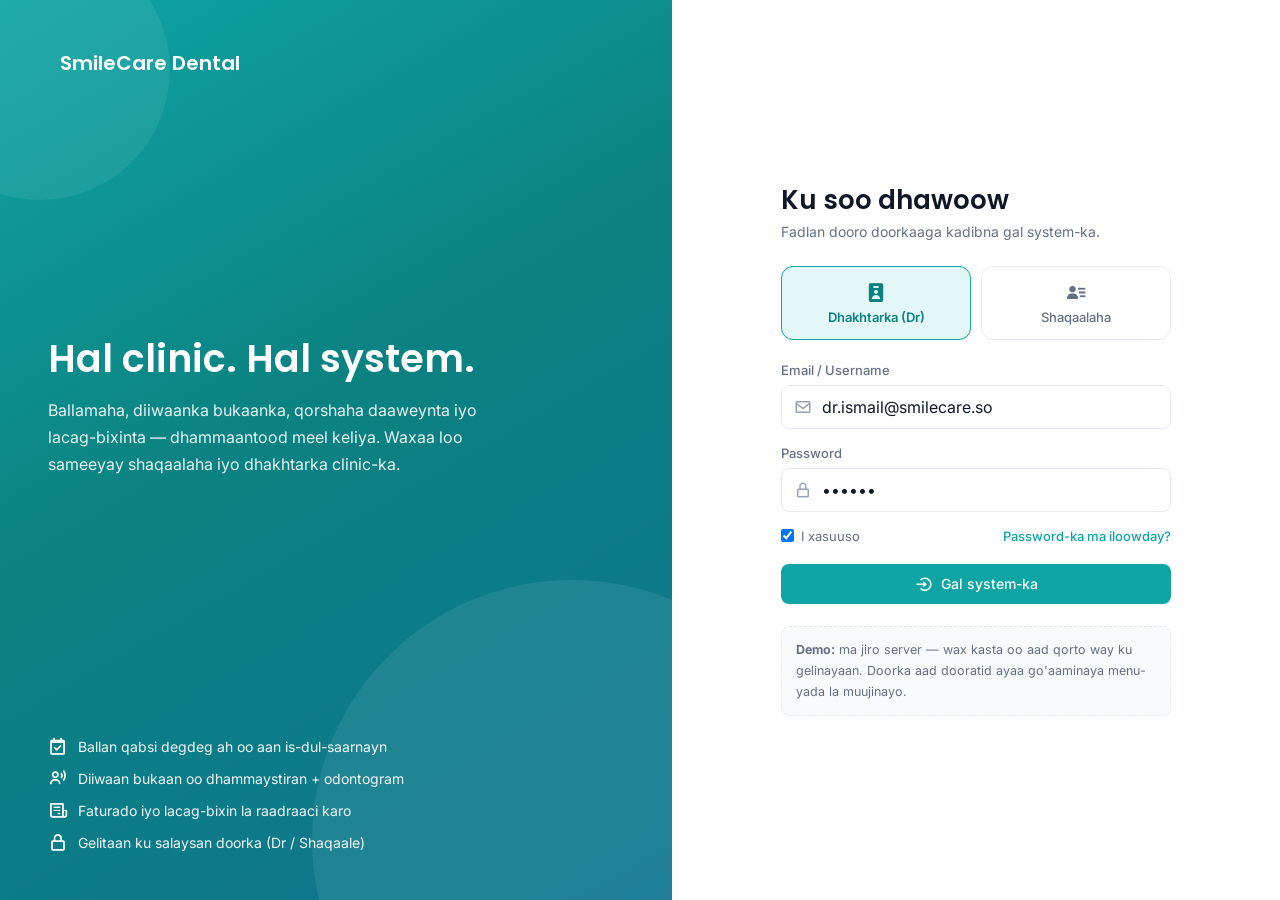
<file: index.html>
<!DOCTYPE html>
<html lang="en">
<head>
	<meta charset="UTF-8">
	<meta name="viewport" content="width=device-width, initial-scale=1.0">
	<meta name="description" content="SmileCare Dental Clinic Management System — staff & doctor workspace.">
	<link href="https://unpkg.com/boxicons@2.1.4/css/boxicons.min.css" rel="stylesheet">
	<link rel="stylesheet" href="assets/css/style.css">
	<title>SmileCare Dental — Sign in</title>
</head>
<body>

<div class="auth">
	<!-- LEFT: brand panel -->
	<aside class="auth__brandside">
		<div class="auth__logo">
			<i class='bx bxs-tooth'></i>
			<span>SmileCare Dental</span>
		</div>

		<div class="auth__pitch">
			<h1>Hal clinic. Hal system.</h1>
			<p>Ballamaha, diiwaanka bukaanka, qorshaha daaweynta iyo lacag-bixinta — dhammaantood meel keliya. Waxaa loo sameeyay shaqaalaha iyo dhakhtarka clinic-ka.</p>
		</div>

		<ul class="auth__points">
			<li><i class='bx bx-calendar-check'></i> Ballan qabsi degdeg ah oo aan is-dul-saarnayn</li>
			<li><i class='bx bx-user-voice'></i> Diiwaan bukaan oo dhammaystiran + odontogram</li>
			<li><i class='bx bx-receipt'></i> Faturado iyo lacag-bixin la raadraaci karo</li>
			<li><i class='bx bx-lock-alt'></i> Gelitaan ku salaysan doorka (Dr / Shaqaale)</li>
		</ul>
	</aside>

	<!-- RIGHT: sign in -->
	<main class="auth__formside">
		<form class="auth__card" id="loginForm" autocomplete="off">
			<h2>Ku soo dhawoow</h2>
			<p>Fadlan dooro doorkaaga kadibna gal system-ka.</p>

			<div class="role-switch">
				<input type="radio" name="role" id="roleDoctor" value="doctor" checked>
				<label for="roleDoctor">
					<i class='bx bxs-user-badge'></i>
					<span>Dhakhtarka (Dr)</span>
				</label>

				<input type="radio" name="role" id="roleStaff" value="staff">
				<label for="roleStaff">
					<i class='bx bxs-user-detail'></i>
					<span>Shaqaalaha</span>
				</label>
			</div>

			<div class="field">
				<label for="email">Email / Username</label>
				<div class="control">
					<i class='bx bx-envelope'></i>
					<input type="text" id="email" value="dr.ismail@smilecare.so" required>
				</div>
			</div>

			<div class="field">
				<label for="password">Password</label>
				<div class="control">
					<i class='bx bx-lock-alt'></i>
					<input type="password" id="password" value="123456" required>
				</div>
			</div>

			<div class="auth__meta">
				<label><input type="checkbox" checked> I xasuuso</label>
				<a href="#">Password-ka ma iloowday?</a>
			</div>

			<button class="btn btn--primary btn--block" type="submit">
				<i class='bx bx-log-in-circle'></i> Gal system-ka
			</button>

			<div class="auth__demo">
				<b>Demo:</b> ma jiro server — wax kasta oo aad qorto way ku gelinayaan.
				Doorka aad dooratid ayaa go'aaminaya menu-yada la muujinayo.
			</div>
		</form>
	</main>
</div>

<script>
	document.getElementById('loginForm').addEventListener('submit', function (e) {
		e.preventDefault();
		const role = document.querySelector('input[name="role"]:checked').value;
		localStorage.setItem('sc_role', role);
		localStorage.setItem('sc_user', role === 'doctor' ? 'Dr. Ismail C. Ahmed' : 'Nuradiin C. Cumar');
		window.location.href = 'app.html';
	});

	// remember last used role
	const saved = localStorage.getItem('sc_role');
	if (saved) {
		document.querySelector('input[name="role"][value="' + saved + '"]').checked = true;
		document.getElementById('email').value = saved === 'doctor' ? 'dr.ismail@smilecare.so' : 'reception@smilecare.so';
	}
	document.querySelectorAll('input[name="role"]').forEach(r => {
		r.addEventListener('change', () => {
			document.getElementById('email').value = r.value === 'doctor' ? 'dr.ismail@smilecare.so' : 'reception@smilecare.so';
		});
	});
</script>
</body>
</html>
</file>
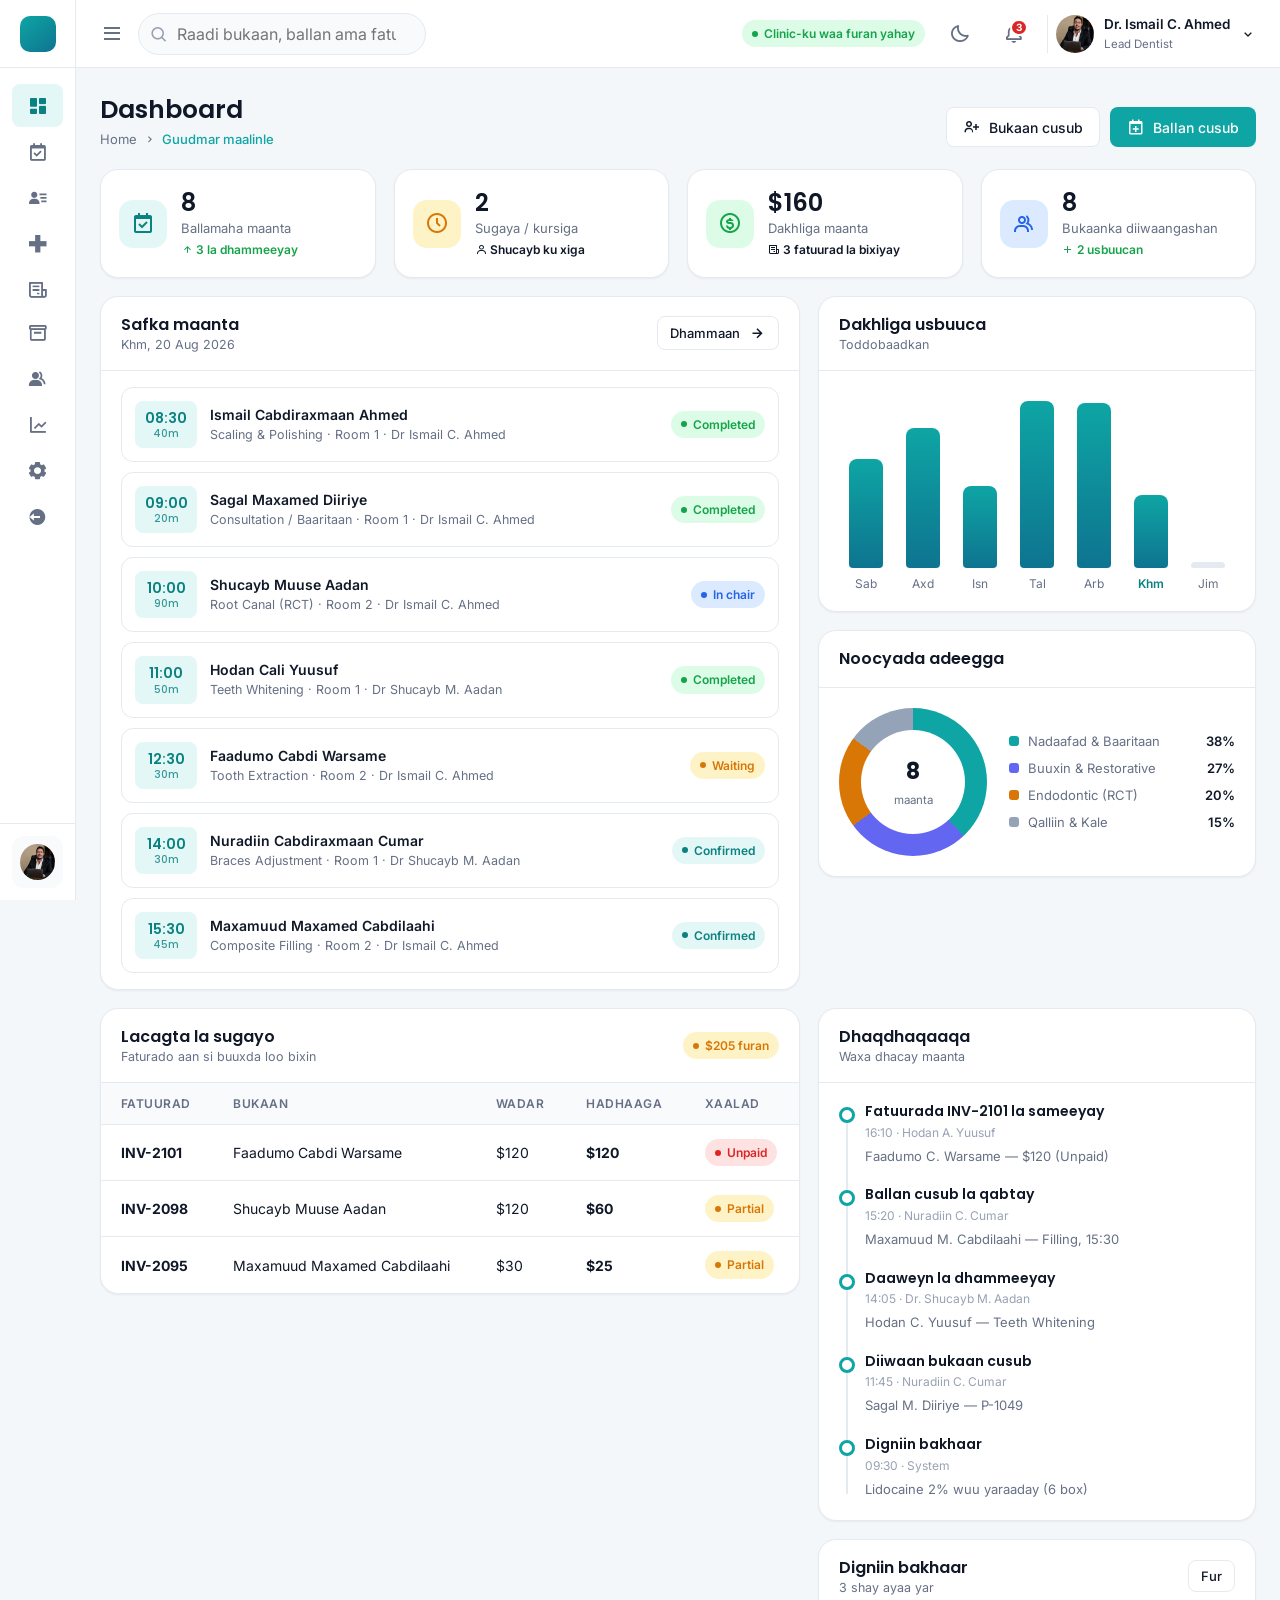
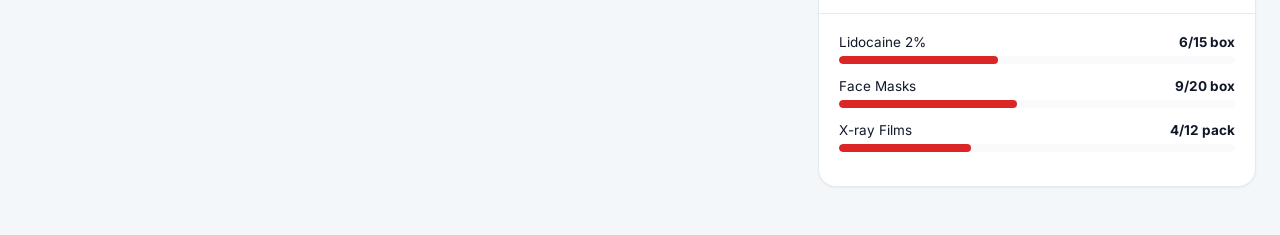
<file: app.html>
<!DOCTYPE html>
<html lang="en">
<head>
	<meta charset="UTF-8">
	<meta name="viewport" content="width=device-width, initial-scale=1.0">
	<link href="https://unpkg.com/boxicons@2.1.4/css/boxicons.min.css" rel="stylesheet">
	<link rel="stylesheet" href="assets/css/style.css">
	<title>SmileCare Dental — Workspace</title>
</head>
<body>

<!-- ===== SIDEBAR ===== -->
<aside id="sidebar">
	<a href="#/dashboard" class="brand">
		<span class="mark"><i class='bx bxs-tooth'></i></span>
		<span class="name">
			SmileCare
			<small>Dental Clinic</small>
		</span>
	</a>

	<div class="side-scroll">
		<p class="side-label">Maalinlaha</p>
		<ul class="side-menu" id="menuMain"></ul>

		<p class="side-label">Maamulka</p>
		<ul class="side-menu" id="menuAdmin"></ul>
	</div>

	<div class="side-foot">
		<div class="doc-card">
			<img src="ismail.image.jpg" alt="" id="sideAvatar">
			<div class="who">
				<b id="sideName">Dr. Ismail C. Ahmed</b>
				<span id="sideRole">Lead Dentist</span>
			</div>
		</div>
	</div>
</aside>
<div class="scrim" id="scrim"></div>

<!-- ===== CONTENT ===== -->
<div id="content">
	<header class="topbar">
		<i class='bx bx-menu menu-btn' id="menuBtn"></i>

		<div class="searchbox">
			<i class='bx bx-search'></i>
			<input type="search" id="globalSearch" placeholder="Raadi bukaan, ballan ama fatuurad...">
		</div>

		<div class="spacer"></div>

		<div class="clinic-open">
			<span class="badge badge--success">Clinic-ku waa furan yahay</span>
		</div>

		<button class="icon-btn" id="themeBtn" title="Beddel muuqaalka"><i class='bx bx-moon'></i></button>

		<button class="icon-btn" id="bellBtn" title="Digniinaha">
			<i class='bx bx-bell'></i>
			<span class="dot">3</span>
		</button>

		<div class="me" id="meBtn">
			<img src="ismail.image.jpg" alt="" id="topAvatar">
			<div>
				<b id="topName">Dr. Ismail C. Ahmed</b>
				<span id="topRole">Lead Dentist</span>
			</div>
			<i class='bx bx-chevron-down'></i>
		</div>
	</header>

	<main id="view"><!-- views render here --></main>
</div>

<!-- ===== MODAL + TOASTS ===== -->
<div class="overlay" id="overlay">
	<div class="modal" id="modal"></div>
</div>
<div class="toasts" id="toasts"></div>

<script src="assets/js/data.js"></script>
<script src="assets/js/app.js"></script>
</body>
</html>
</file>
<file: assets/css/style.css>
/* ============================================================
   SmileCare — Dental Clinic Management System
   Design System / Global Styles
   ============================================================ */

@import url('https://fonts.googleapis.com/css2?family=Inter:wght@400;500;600;700&family=Poppins:wght@500;600;700&display=swap');

*,
*::before,
*::after { margin: 0; padding: 0; box-sizing: border-box; }

a { text-decoration: none; color: inherit; }
li { list-style: none; }
button, input, select, textarea { font-family: inherit; font-size: inherit; color: inherit; }
img { display: block; max-width: 100%; }

/* ---------- Design tokens ---------- */
:root {
	--font-body: 'Inter', system-ui, -apple-system, sans-serif;
	--font-head: 'Poppins', 'Inter', sans-serif;

	/* brand */
	--brand:        #0EA5A4;
	--brand-dark:   #0B8281;
	--brand-soft:   #E3F7F6;
	--accent:       #6366F1;
	--accent-soft:  #EEF0FF;

	/* status */
	--success:      #16A34A;
	--success-soft: #DCFCE7;
	--warning:      #D97706;
	--warning-soft: #FEF3C7;
	--danger:       #DC2626;
	--danger-soft:  #FEE2E2;
	--info:         #2563EB;
	--info-soft:    #DBEAFE;

	/* surfaces */
	--bg:        #F4F7FA;
	--surface:   #FFFFFF;
	--surface-2: #F8FAFC;
	--line:      #E5EAF0;

	/* text */
	--text:      #101828;
	--text-2:    #667085;
	--text-3:    #98A2B3;

	--shadow-sm: 0 1px 2px rgba(16, 24, 40, .06);
	--shadow:    0 4px 16px rgba(16, 24, 40, .07);
	--shadow-lg: 0 18px 45px rgba(16, 24, 40, .16);

	--r-sm: 8px;
	--r:    12px;
	--r-lg: 18px;

	--sidebar-w: 264px;
	--sidebar-w-collapsed: 76px;
}

body.dark {
	--bg:        #0B1220;
	--surface:   #131C2E;
	--surface-2: #1A2438;
	--line:      #26324A;
	--text:      #E8EDF5;
	--text-2:    #97A3B6;
	--text-3:    #6B7890;
	--brand-soft:   #10312F;
	--accent-soft:  #1E2145;
	--success-soft: #0F2D1D;
	--warning-soft: #33270D;
	--danger-soft:  #351718;
	--info-soft:    #12224A;
	--shadow-sm: 0 1px 2px rgba(0, 0, 0, .4);
	--shadow:    0 4px 16px rgba(0, 0, 0, .35);
	--shadow-lg: 0 18px 45px rgba(0, 0, 0, .55);
}

html { overflow-x: hidden; }

body {
	font-family: var(--font-body);
	background: var(--bg);
	color: var(--text);
	overflow-x: hidden;
	-webkit-font-smoothing: antialiased;
	transition: background .25s ease, color .25s ease;
}

h1, h2, h3, h4 { font-family: var(--font-head); font-weight: 600; line-height: 1.25; }

::-webkit-scrollbar { width: 9px; height: 9px; }
::-webkit-scrollbar-thumb { background: var(--line); border-radius: 99px; }
::-webkit-scrollbar-thumb:hover { background: var(--text-3); }

.hidden { display: none !important; }

/* ============================================================
   LOGIN
   ============================================================ */
.auth {
	min-height: 100vh;
	display: grid;
	grid-template-columns: 1.05fr .95fr;
	background: var(--surface);
}

.auth__brandside {
	position: relative;
	padding: 48px;
	display: flex;
	flex-direction: column;
	justify-content: space-between;
	color: #fff;
	background: linear-gradient(150deg, #0EA5A4 0%, #0B8281 45%, #0E7490 100%);
	overflow: hidden;
}
.auth__brandside::after {
	content: '';
	position: absolute;
	width: 520px; height: 520px;
	right: -160px; bottom: -200px;
	border-radius: 50%;
	background: rgba(255, 255, 255, .08);
}
.auth__brandside::before {
	content: '';
	position: absolute;
	width: 260px; height: 260px;
	left: -90px; top: -60px;
	border-radius: 50%;
	background: rgba(255, 255, 255, .07);
}
.auth__logo { display: flex; align-items: center; gap: 12px; font-family: var(--font-head); font-size: 20px; font-weight: 600; position: relative; z-index: 1; }
.auth__logo i { font-size: 30px; }
.auth__pitch { position: relative; z-index: 1; max-width: 430px; }
.auth__pitch h1 { font-size: 38px; margin-bottom: 14px; }
.auth__pitch p { opacity: .9; line-height: 1.7; }
.auth__points { position: relative; z-index: 1; display: grid; gap: 12px; }
.auth__points li { display: flex; align-items: center; gap: 10px; font-size: 14px; opacity: .95; }
.auth__points i { font-size: 20px; }

.auth__formside { display: flex; align-items: center; justify-content: center; padding: 40px 24px; }
.auth__card { width: 100%; max-width: 390px; }
.auth__card h2 { font-size: 26px; margin-bottom: 6px; }
.auth__card > p { color: var(--text-2); margin-bottom: 26px; font-size: 14px; }

.role-switch { display: grid; grid-template-columns: 1fr 1fr; gap: 10px; margin-bottom: 22px; }
.role-switch input { display: none; }
.role-switch label {
	display: flex; flex-direction: column; align-items: center; gap: 6px;
	padding: 14px 10px; border: 1.5px solid var(--line); border-radius: var(--r);
	cursor: pointer; font-size: 13px; font-weight: 500; color: var(--text-2);
	transition: .18s ease;
}
.role-switch label i { font-size: 22px; }
.role-switch label:hover { border-color: var(--brand); }
.role-switch input:checked + label {
	border-color: var(--brand); background: var(--brand-soft); color: var(--brand-dark); font-weight: 600;
}

.field { margin-bottom: 16px; }
.field label { display: block; font-size: 13px; font-weight: 500; margin-bottom: 7px; color: var(--text-2); }
.field .control { position: relative; display: flex; align-items: center; }
.field .control > i { position: absolute; left: 13px; font-size: 18px; color: var(--text-3); }
.field input, .field select, .field textarea {
	width: 100%;
	padding: 11px 13px;
	border: 1.5px solid var(--line);
	border-radius: var(--r-sm);
	background: var(--surface);
	color: var(--text);
	outline: none;
	transition: .18s ease;
}
.field .control input { padding-left: 40px; }
.field input:focus, .field select:focus, .field textarea:focus {
	border-color: var(--brand);
	box-shadow: 0 0 0 3px rgba(14, 165, 164, .16);
}
.field textarea { resize: vertical; min-height: 84px; }
.field .hint { font-size: 12px; color: var(--text-3); margin-top: 6px; }

.auth__meta { display: flex; align-items: center; justify-content: space-between; margin: 6px 0 20px; font-size: 13px; }
.auth__meta label { display: flex; align-items: center; gap: 7px; color: var(--text-2); cursor: pointer; }
.auth__meta a { color: var(--brand); font-weight: 500; }
.auth__demo { margin-top: 22px; padding: 12px 14px; background: var(--surface-2); border: 1px dashed var(--line); border-radius: var(--r-sm); font-size: 12.5px; color: var(--text-2); line-height: 1.7; }

@media (max-width: 900px) {
	.auth { grid-template-columns: 1fr; }
	.auth__brandside { display: none; }
}

/* ============================================================
   BUTTONS / CHIPS / BADGES
   ============================================================ */
.btn {
	display: inline-flex; align-items: center; justify-content: center; gap: 8px;
	padding: 10px 16px; border: 1.5px solid transparent; border-radius: var(--r-sm);
	font-size: 14px; font-weight: 500; cursor: pointer; white-space: nowrap;
	transition: .18s ease;
}
.btn i { font-size: 18px; }
.btn--primary { background: var(--brand); color: #fff; }
.btn--primary:hover { background: var(--brand-dark); }
.btn--ghost { background: var(--surface); border-color: var(--line); color: var(--text); }
.btn--ghost:hover { border-color: var(--brand); color: var(--brand); }
.btn--soft { background: var(--brand-soft); color: var(--brand-dark); }
.btn--soft:hover { background: var(--brand); color: #fff; }
.btn--danger { background: var(--danger-soft); color: var(--danger); }
.btn--danger:hover { background: var(--danger); color: #fff; }
.btn--block { width: 100%; }
.btn--sm { padding: 7px 12px; font-size: 13px; }
.btn--icon { padding: 8px; border-radius: var(--r-sm); background: transparent; border-color: transparent; color: var(--text-2); }
.btn--icon:hover { background: var(--surface-2); color: var(--text); }

.badge {
	display: inline-flex; align-items: center; gap: 6px;
	padding: 4px 10px; border-radius: 99px;
	font-size: 12px; font-weight: 600; line-height: 1.6;
	white-space: nowrap;
}
.badge::before { content: ''; width: 6px; height: 6px; border-radius: 50%; background: currentColor; }
.badge--success { background: var(--success-soft); color: var(--success); }
.badge--warning { background: var(--warning-soft); color: var(--warning); }
.badge--danger  { background: var(--danger-soft);  color: var(--danger); }
.badge--info    { background: var(--info-soft);    color: var(--info); }
.badge--brand   { background: var(--brand-soft);   color: var(--brand-dark); }
.badge--muted   { background: var(--surface-2);    color: var(--text-2); }
.badge--plain::before { display: none; }

/* ============================================================
   SHELL: SIDEBAR + TOPBAR
   ============================================================ */
#sidebar {
	position: fixed; inset: 0 auto 0 0;
	width: var(--sidebar-w);
	background: var(--surface);
	border-right: 1px solid var(--line);
	display: flex; flex-direction: column;
	z-index: 60;
	transition: width .22s ease, transform .22s ease;
}
#sidebar .brand {
	display: flex; align-items: center; gap: 12px;
	height: 68px; padding: 0 20px;
	font-family: var(--font-head); font-weight: 600; font-size: 17px;
	border-bottom: 1px solid var(--line);
	flex-shrink: 0;
}
#sidebar .brand .mark {
	width: 36px; height: 36px; flex-shrink: 0;
	display: grid; place-items: center;
	border-radius: 10px; color: #fff; font-size: 21px;
	background: linear-gradient(140deg, var(--brand), #0E7490);
}
#sidebar .brand small { display: block; font-size: 11px; font-weight: 400; color: var(--text-3); font-family: var(--font-body); }

.side-scroll { flex: 1; overflow-y: auto; padding: 16px 12px; }
.side-label { font-size: 11px; font-weight: 600; letter-spacing: .07em; text-transform: uppercase; color: var(--text-3); padding: 14px 12px 8px; }
.side-menu { display: grid; gap: 3px; }
.side-menu a {
	display: flex; align-items: center; gap: 12px;
	padding: 10px 12px; border-radius: var(--r-sm);
	color: var(--text-2); font-size: 14px; font-weight: 500;
	transition: .16s ease; position: relative;
}
.side-menu a i { font-size: 21px; flex-shrink: 0; }
.side-menu a:hover { background: var(--surface-2); color: var(--text); }
.side-menu li.active a { background: var(--brand-soft); color: var(--brand-dark); font-weight: 600; }
.side-menu .pill {
	margin-left: auto; font-size: 11px; font-weight: 700;
	background: var(--danger); color: #fff;
	padding: 1px 7px; border-radius: 99px;
}
.side-foot { padding: 12px; border-top: 1px solid var(--line); }
.side-foot .doc-card {
	display: flex; align-items: center; gap: 10px;
	padding: 10px; border-radius: var(--r); background: var(--surface-2);
}
.side-foot .doc-card img { width: 36px; height: 36px; border-radius: 50%; object-fit: cover; }
.side-foot .doc-card .who { min-width: 0; }
.side-foot .doc-card b { display: block; font-size: 13px; font-weight: 600; white-space: nowrap; overflow: hidden; text-overflow: ellipsis; }
.side-foot .doc-card span { font-size: 11.5px; color: var(--text-2); }

/* collapsed */
body.collapsed #sidebar { width: var(--sidebar-w-collapsed); }
body.collapsed #sidebar .brand .name,
body.collapsed #sidebar .side-label,
body.collapsed #sidebar .side-menu .text,
body.collapsed #sidebar .side-menu .pill,
body.collapsed #sidebar .side-foot .who { display: none; }
body.collapsed #sidebar .brand { justify-content: center; padding: 0; }
body.collapsed #sidebar .side-menu a { justify-content: center; padding: 11px; }
body.collapsed #sidebar .doc-card { justify-content: center; padding: 8px; }
body.collapsed #content { margin-left: var(--sidebar-w-collapsed); }

#content { margin-left: var(--sidebar-w); min-height: 100vh; transition: margin .22s ease; }

.topbar {
	position: sticky; top: 0; z-index: 50;
	height: 68px; padding: 0 24px;
	display: flex; align-items: center; gap: 14px;
	background: var(--surface);
	border-bottom: 1px solid var(--line);
}
.topbar .menu-btn { font-size: 24px; cursor: pointer; color: var(--text-2); display: grid; place-items: center; }
.topbar .menu-btn:hover { color: var(--brand); }

.searchbox { position: relative; flex: 1; max-width: 420px; }
.searchbox i { position: absolute; left: 12px; top: 50%; transform: translateY(-50%); color: var(--text-3); font-size: 19px; }
.searchbox input {
	width: 100%; padding: 10px 14px 10px 38px;
	border: 1.5px solid var(--line); border-radius: 99px;
	background: var(--surface-2); color: var(--text); outline: none;
	transition: .18s ease;
}
.searchbox input:focus { border-color: var(--brand); background: var(--surface); box-shadow: 0 0 0 3px rgba(14, 165, 164, .14); }

.topbar .spacer { flex: 1; }
.topbar .clinic-open { display: flex; align-items: center; gap: 8px; font-size: 13px; color: var(--text-2); }
.topbar .icon-btn {
	position: relative; width: 40px; height: 40px; border-radius: 50%;
	display: grid; place-items: center; font-size: 21px; color: var(--text-2);
	cursor: pointer; border: none; background: transparent; transition: .16s ease;
}
.topbar .icon-btn:hover { background: var(--surface-2); color: var(--text); }
.topbar .icon-btn .dot {
	position: absolute; top: 5px; right: 5px;
	min-width: 17px; height: 17px; padding: 0 4px;
	border-radius: 99px; background: var(--danger); color: #fff;
	font-size: 10px; font-weight: 700; display: grid; place-items: center;
	border: 2px solid var(--surface);
}
.topbar .me { display: flex; align-items: center; gap: 10px; padding-left: 8px; border-left: 1px solid var(--line); cursor: pointer; }
.topbar .me img { width: 38px; height: 38px; border-radius: 50%; object-fit: cover; }
.topbar .me b { display: block; font-size: 13.5px; font-weight: 600; }
.topbar .me span { font-size: 11.5px; color: var(--text-2); }

main { padding: 26px 24px 48px; }

.page-head { display: flex; align-items: flex-end; justify-content: space-between; gap: 16px; flex-wrap: wrap; margin-bottom: 22px; }
.page-head h1 { font-size: 25px; }
.page-head .crumbs { display: flex; align-items: center; gap: 6px; font-size: 13px; color: var(--text-2); margin-top: 6px; }
.page-head .crumbs .active { color: var(--brand); font-weight: 500; }
.page-head .actions { display: flex; gap: 10px; flex-wrap: wrap; }

/* ============================================================
   CARDS / GRID
   ============================================================ */
.card {
	background: var(--surface);
	border: 1px solid var(--line);
	border-radius: var(--r-lg);
	box-shadow: var(--shadow-sm);
}
.card__head {
	display: flex; align-items: center; gap: 12px;
	padding: 18px 20px; border-bottom: 1px solid var(--line);
}
.card__head h3 { font-size: 16px; }
.card__head p { font-size: 12.5px; color: var(--text-2); margin-top: 2px; }
.card__head .right { margin-left: auto; display: flex; align-items: center; gap: 8px; }
.card__body { padding: 20px; }
.card__body--flush { padding: 0; }

.grid { display: grid; gap: 18px; }
.grid--kpi { grid-template-columns: repeat(4, 1fr); }
.grid--2 { grid-template-columns: 1.6fr 1fr; align-items: start; }
.grid--3 { grid-template-columns: repeat(3, 1fr); }

.kpi { display: flex; align-items: center; gap: 14px; padding: 18px; }
.kpi__icon { width: 48px; height: 48px; flex-shrink: 0; border-radius: 14px; display: grid; place-items: center; font-size: 24px; }
.kpi__icon--brand { background: var(--brand-soft); color: var(--brand-dark); }
.kpi__icon--info { background: var(--info-soft); color: var(--info); }
.kpi__icon--warn { background: var(--warning-soft); color: var(--warning); }
.kpi__icon--ok { background: var(--success-soft); color: var(--success); }
.kpi h3 { font-size: 24px; font-family: var(--font-head); }
.kpi p { font-size: 13px; color: var(--text-2); margin-top: 2px; }
.kpi .trend { display: inline-flex; align-items: center; gap: 3px; font-size: 12px; font-weight: 600; margin-top: 6px; }
.kpi .trend--up { color: var(--success); }
.kpi .trend--down { color: var(--danger); }

/* ============================================================
   TABLES
   ============================================================ */
.table-wrap { overflow-x: auto; }
table { width: 100%; border-collapse: collapse; font-size: 14px; }
thead th {
	text-align: left; padding: 13px 20px;
	font-size: 12px; font-weight: 600; letter-spacing: .04em; text-transform: uppercase;
	color: var(--text-2); background: var(--surface-2);
	border-bottom: 1px solid var(--line); white-space: nowrap;
}
tbody td { padding: 14px 20px; border-bottom: 1px solid var(--line); vertical-align: middle; }
tbody tr:last-child td { border-bottom: none; }
tbody tr { transition: background .15s ease; }
tbody tr:hover { background: var(--surface-2); }

td.nowrap { white-space: nowrap; }

.person { display: flex; align-items: center; gap: 11px; min-width: 0; }
.person img, .person .avatar { width: 38px; height: 38px; border-radius: 50%; object-fit: cover; flex-shrink: 0; }
.person .avatar { display: grid; place-items: center; background: var(--brand-soft); color: var(--brand-dark); font-weight: 600; font-size: 14px; }
.person b { display: block; font-weight: 600; font-size: 14px; white-space: nowrap; }
.person span { font-size: 12px; color: var(--text-2); }

.row-actions { display: flex; gap: 4px; justify-content: flex-end; }
.row-actions button { width: 32px; height: 32px; border-radius: 8px; border: none; background: transparent; color: var(--text-2); cursor: pointer; display: grid; place-items: center; font-size: 18px; transition: .15s; }
.row-actions button:hover { background: var(--brand-soft); color: var(--brand-dark); }
.row-actions button.danger:hover { background: var(--danger-soft); color: var(--danger); }

.empty { padding: 54px 20px; text-align: center; color: var(--text-2); }
.empty i { font-size: 46px; color: var(--text-3); display: block; margin-bottom: 10px; }
.empty b { display: block; font-size: 15px; color: var(--text); margin-bottom: 4px; }

.toolbar { display: flex; align-items: center; gap: 10px; flex-wrap: wrap; padding: 16px 20px; border-bottom: 1px solid var(--line); }
.toolbar .searchbox { max-width: 280px; flex: none; }
.toolbar select {
	padding: 9px 12px; border: 1.5px solid var(--line); border-radius: var(--r-sm);
	background: var(--surface); outline: none; cursor: pointer; font-size: 13.5px;
}
.toolbar .right { margin-left: auto; display: flex; gap: 8px; }

.segmented { display: inline-flex; padding: 4px; background: var(--surface-2); border: 1px solid var(--line); border-radius: 99px; gap: 3px; }
.segmented button {
	border: none; background: transparent; padding: 7px 15px; border-radius: 99px;
	font-size: 13px; font-weight: 500; color: var(--text-2); cursor: pointer; transition: .16s;
}
.segmented button.active { background: var(--surface); color: var(--brand-dark); font-weight: 600; box-shadow: var(--shadow-sm); }

/* ============================================================
   TIMELINE / QUEUE / LISTS
   ============================================================ */
.queue { display: grid; gap: 10px; padding: 16px 20px; }
.queue__item {
	display: flex; align-items: center; gap: 13px;
	padding: 13px; border: 1px solid var(--line); border-radius: var(--r);
	transition: .16s ease; cursor: pointer; background: var(--surface);
}
.queue__item:hover { border-color: var(--brand); box-shadow: var(--shadow-sm); }
.queue__time {
	width: 62px; flex-shrink: 0; text-align: center;
	font-family: var(--font-head); font-weight: 600; font-size: 14px; color: var(--brand-dark);
	background: var(--brand-soft); border-radius: var(--r-sm); padding: 8px 4px; line-height: 1.3;
}
.queue__time small { display: block; font-size: 10px; font-weight: 500; opacity: .8; }
.queue__body { flex: 1; min-width: 0; }
.queue__body b { display: block; font-size: 14px; font-weight: 600; }
.queue__body span { font-size: 12.5px; color: var(--text-2); }

.timeline { position: relative; padding-left: 26px; display: grid; gap: 20px; }
.timeline::before { content: ''; position: absolute; left: 7px; top: 6px; bottom: 6px; width: 2px; background: var(--line); }
.timeline__item { position: relative; }
.timeline__item::before {
	content: ''; position: absolute; left: -26px; top: 4px;
	width: 16px; height: 16px; border-radius: 50%;
	background: var(--surface); border: 3px solid var(--brand);
}
.timeline__item h4 { font-size: 14px; }
.timeline__item time { font-size: 12px; color: var(--text-3); }
.timeline__item p { font-size: 13px; color: var(--text-2); margin-top: 5px; line-height: 1.6; }

/* ============================================================
   CHARTS (pure CSS)
   ============================================================ */
.bars { display: flex; align-items: flex-end; gap: 12px; height: 200px; padding: 10px 4px 0; }
.bars__col { flex: 1; display: flex; flex-direction: column; align-items: center; gap: 8px; height: 100%; justify-content: flex-end; }
.bars__bar {
	width: 100%; max-width: 34px; border-radius: 8px 8px 4px 4px;
	background: linear-gradient(180deg, var(--brand), #0E7490);
	transition: height .5s cubic-bezier(.2, .8, .3, 1); position: relative;
}
.bars__bar:hover::after {
	content: attr(data-value); position: absolute; bottom: calc(100% + 7px); left: 50%; transform: translateX(-50%);
	background: var(--text); color: var(--surface); font-size: 11px; font-weight: 600;
	padding: 4px 8px; border-radius: 6px; white-space: nowrap;
}
.bars__col small { font-size: 12px; color: var(--text-2); }
.bars__col.muted .bars__bar { background: var(--line); }

.donut { display: flex; align-items: center; gap: 22px; flex-wrap: wrap; }
.donut__ring { width: 148px; height: 148px; border-radius: 50%; display: grid; place-items: center; position: relative; flex-shrink: 0; }
.donut__ring::after { content: ''; position: absolute; inset: 22px; border-radius: 50%; background: var(--surface); }
.donut__center { position: relative; z-index: 1; text-align: center; }
.donut__center b { display: block; font-family: var(--font-head); font-size: 22px; }
.donut__center small { font-size: 11.5px; color: var(--text-2); }
.legend { display: grid; gap: 11px; flex: 1; min-width: 150px; }
.legend li { display: flex; align-items: center; gap: 9px; font-size: 13px; color: var(--text-2); }
.legend .key { width: 10px; height: 10px; border-radius: 3px; flex-shrink: 0; }
.legend b { margin-left: auto; color: var(--text); font-weight: 600; }

.meter { height: 8px; border-radius: 99px; background: var(--surface-2); overflow: hidden; }
.meter span { display: block; height: 100%; border-radius: 99px; background: var(--brand); transition: width .5s ease; }

/* ============================================================
   DENTAL CHART
   ============================================================ */
.odontogram { display: grid; gap: 18px; }
.odontogram__arch { display: grid; gap: 8px; }
.odontogram__arch > label { font-size: 12px; font-weight: 600; color: var(--text-2); text-transform: uppercase; letter-spacing: .05em; }
.teeth { display: flex; gap: 6px; justify-content: center; flex-wrap: nowrap; overflow-x: auto; padding-bottom: 6px; }
.teeth .gap { width: 12px; flex-shrink: 0; }
.tooth {
	width: 38px; flex-shrink: 0; display: grid; gap: 4px; justify-items: center;
	border: none; background: transparent; cursor: pointer; padding: 0;
}
.tooth__shape {
	width: 34px; height: 42px; border-radius: 10px 10px 14px 14px;
	border: 2px solid var(--line); background: var(--surface);
	display: grid; place-items: center; font-size: 15px; color: var(--text-3);
	transition: .16s ease;
}
.tooth:hover .tooth__shape { border-color: var(--brand); transform: translateY(-2px); }
.tooth small { font-size: 10.5px; color: var(--text-3); font-weight: 500; }
.tooth[data-state="caries"]  .tooth__shape { border-color: var(--danger);  background: var(--danger-soft);  color: var(--danger); }
.tooth[data-state="filled"]  .tooth__shape { border-color: var(--info);    background: var(--info-soft);    color: var(--info); }
.tooth[data-state="crown"]   .tooth__shape { border-color: var(--warning); background: var(--warning-soft); color: var(--warning); }
.tooth[data-state="missing"] .tooth__shape { border-style: dashed; opacity: .55; }
.tooth[data-state="treated"] .tooth__shape { border-color: var(--success); background: var(--success-soft); color: var(--success); }

.tooth-legend { display: flex; gap: 16px; flex-wrap: wrap; font-size: 12.5px; color: var(--text-2); }
.tooth-legend span { display: flex; align-items: center; gap: 7px; }
.tooth-legend i { width: 13px; height: 13px; border-radius: 4px; border: 2px solid var(--line); display: block; }

/* ============================================================
   PATIENT PROFILE
   ============================================================ */
.profile-hero { display: flex; align-items: center; gap: 18px; flex-wrap: wrap; }
.profile-hero img { width: 78px; height: 78px; border-radius: 20px; object-fit: cover; }
.profile-hero h2 { font-size: 21px; }
.profile-hero .sub { font-size: 13px; color: var(--text-2); margin-top: 4px; display: flex; gap: 14px; flex-wrap: wrap; }
.profile-hero .sub span { display: flex; align-items: center; gap: 5px; }
.profile-hero .right { margin-left: auto; display: flex; gap: 9px; }

.facts { display: grid; grid-template-columns: repeat(auto-fit, minmax(150px, 1fr)); gap: 14px; }
.fact { padding: 14px; border-radius: var(--r); background: var(--surface-2); border: 1px solid var(--line); }
.fact small { font-size: 11.5px; color: var(--text-2); text-transform: uppercase; letter-spacing: .04em; font-weight: 600; }
.fact b { display: block; font-size: 15px; margin-top: 5px; font-family: var(--font-head); }

.tabs { display: flex; gap: 4px; border-bottom: 1px solid var(--line); padding: 0 20px; overflow-x: auto; }
.tabs button {
	border: none; background: transparent; padding: 14px 14px; font-size: 14px; font-weight: 500;
	color: var(--text-2); cursor: pointer; border-bottom: 2px solid transparent; white-space: nowrap; transition: .16s;
}
.tabs button:hover { color: var(--text); }
.tabs button.active { color: var(--brand-dark); border-bottom-color: var(--brand); font-weight: 600; }

/* ============================================================
   MODAL / DRAWER / TOAST
   ============================================================ */
.overlay {
	position: fixed; inset: 0; z-index: 90;
	background: rgba(16, 24, 40, .48); backdrop-filter: blur(3px);
	display: grid; place-items: center; padding: 20px;
	opacity: 0; pointer-events: none; transition: opacity .2s ease;
}
.overlay.open { opacity: 1; pointer-events: auto; }
.modal {
	width: 100%; max-width: 560px; max-height: 88vh; overflow-y: auto;
	background: var(--surface); border-radius: var(--r-lg); box-shadow: var(--shadow-lg);
	transform: translateY(14px) scale(.98); transition: transform .2s ease;
}
.overlay.open .modal { transform: none; }
.modal--wide { max-width: 860px; }
.modal__head { display: flex; align-items: center; gap: 12px; padding: 20px 22px; border-bottom: 1px solid var(--line); position: sticky; top: 0; background: var(--surface); z-index: 2; border-radius: var(--r-lg) var(--r-lg) 0 0; }
.modal__head h3 { font-size: 17px; }
.modal__head p { font-size: 12.5px; color: var(--text-2); margin-top: 2px; }
.modal__head .close { margin-left: auto; }
.modal__body { padding: 22px; }
.modal__foot { display: flex; gap: 10px; justify-content: flex-end; padding: 16px 22px; border-top: 1px solid var(--line); position: sticky; bottom: 0; background: var(--surface); }

.form-grid { display: grid; grid-template-columns: 1fr 1fr; gap: 0 16px; }
.form-grid .span-2 { grid-column: span 2; }

.toasts { position: fixed; right: 22px; bottom: 22px; z-index: 120; display: grid; gap: 10px; }
.toast {
	display: flex; align-items: center; gap: 11px;
	min-width: 270px; padding: 13px 16px;
	background: var(--surface); border: 1px solid var(--line); border-left: 4px solid var(--success);
	border-radius: var(--r); box-shadow: var(--shadow-lg); font-size: 13.5px;
	animation: slideIn .26s ease;
}
.toast i { font-size: 20px; color: var(--success); }
.toast--info { border-left-color: var(--info); }
.toast--info i { color: var(--info); }
.toast--warn { border-left-color: var(--warning); }
.toast--warn i { color: var(--warning); }
.toast--error { border-left-color: var(--danger); }
.toast--error i { color: var(--danger); }
@keyframes slideIn { from { opacity: 0; transform: translateX(30px); } to { opacity: 1; transform: none; } }

.view { animation: fadeUp .28s ease; }
@keyframes fadeUp { from { opacity: 0; transform: translateY(8px); } to { opacity: 1; transform: none; } }

/* ============================================================
   RESPONSIVE
   ============================================================ */
@media (max-width: 1200px) {
	.grid--kpi { grid-template-columns: repeat(2, 1fr); }
	.grid--2 { grid-template-columns: 1fr; }
	.grid--3 { grid-template-columns: 1fr; }
}
@media (max-width: 992px) {
	#sidebar { transform: translateX(-100%); box-shadow: var(--shadow-lg); }
	body.nav-open #sidebar { transform: none; }
	#content, body.collapsed #content { margin-left: 0; }
	body.collapsed #sidebar { width: var(--sidebar-w); }
	body.collapsed #sidebar .brand .name,
	body.collapsed #sidebar .side-label,
	body.collapsed #sidebar .side-menu .text,
	body.collapsed #sidebar .side-foot .who { display: block; }
	body.collapsed #sidebar .side-menu a { justify-content: flex-start; padding: 10px 12px; }
	.scrim { position: fixed; inset: 0; background: rgba(16,24,40,.45); z-index: 55; opacity: 0; pointer-events: none; transition: opacity .2s; }
	body.nav-open .scrim { opacity: 1; pointer-events: auto; }
}
@media (max-width: 768px) {
	main { padding: 20px 16px 40px; }
	.topbar { padding: 0 16px; gap: 10px; }
	.topbar .me b, .topbar .me span, .topbar .clinic-open, .topbar .spacer { display: none; }
	.topbar .me { padding-left: 6px; }
	.searchbox { max-width: none; }
	.grid--kpi { grid-template-columns: 1fr; }
	.form-grid { grid-template-columns: 1fr; }
	.form-grid .span-2 { grid-column: span 1; }
	.toasts { left: 16px; right: 16px; bottom: 16px; }
	.profile-hero .right { margin-left: 0; width: 100%; }
}
</file>
